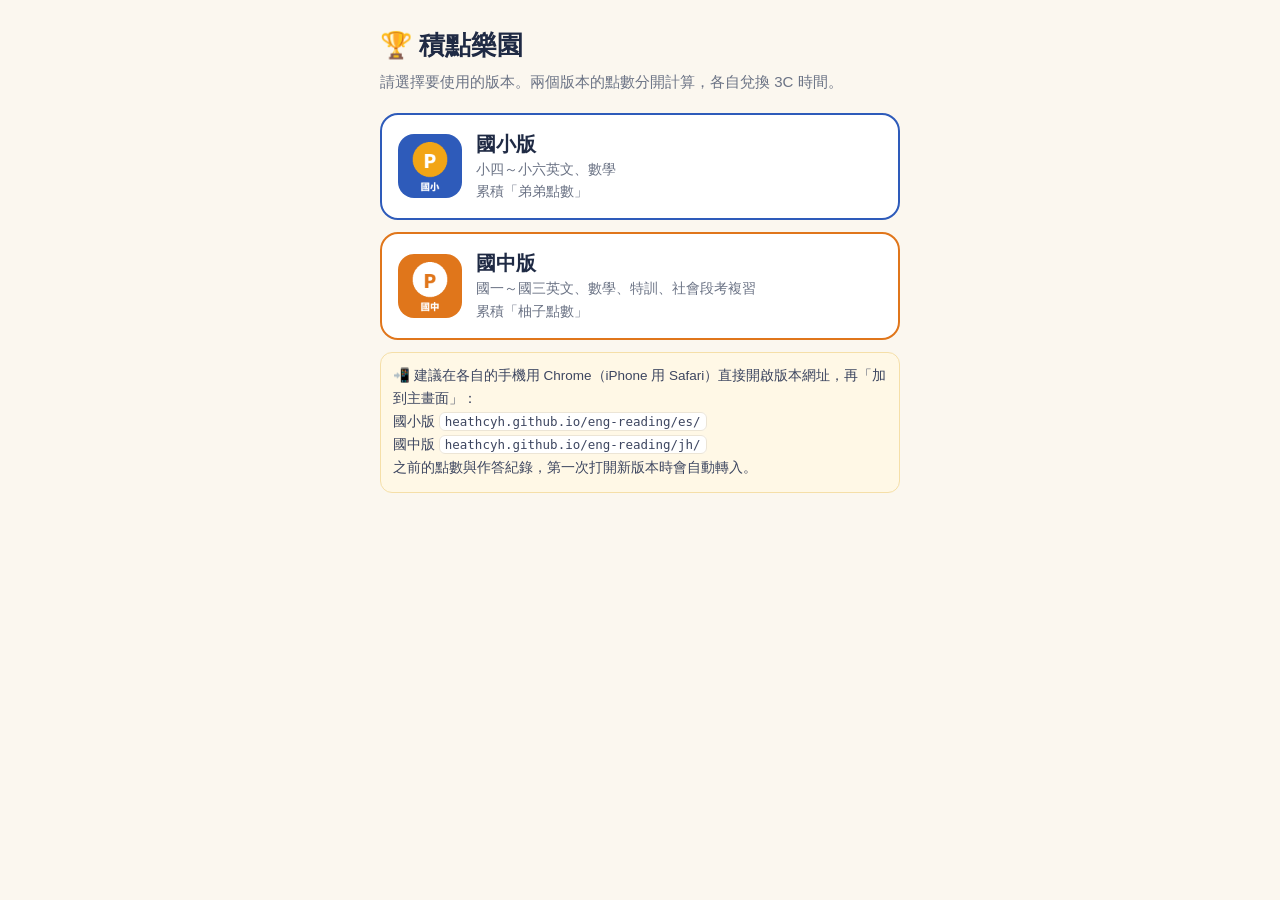
<file: index.html>
<!DOCTYPE html>
<html lang="zh-Hant">
<head>
<meta charset="utf-8">
<meta name="viewport" content="width=device-width, initial-scale=1">
<title>積點樂園｜選擇版本</title>
<link rel="manifest" href="manifest.json">
<meta name="theme-color" content="#2E5BBA">
<link rel="apple-touch-icon" href="icons/icon-180.png">
<link rel="icon" href="icons/icon-192.png">
<script>
// 記住上次選的版本：直接進入（舊版捷徑也會自動帶到正確版本）
(function(){ try{
  var p=new URLSearchParams(location.search);
  if(p.has("pick")) { localStorage.removeItem("eng-edition"); return; }
  var e=localStorage.getItem("eng-edition");
  if(e==="es"||e==="jh") location.replace("./"+e+"/");
}catch(err){} })();
</script>
<style>
body{margin:0;background:#FBF7EF;color:#1F2A44;font-family:-apple-system,"PingFang TC","Noto Sans TC","Microsoft JhengHei",sans-serif}
.w{max-width:520px;margin:0 auto;padding:28px 18px 60px}
h1{font-size:26px;margin:0 0 6px}
p{color:#6B7385;line-height:1.7;font-size:15px;margin:0 0 18px}
a.c{display:flex;align-items:center;gap:14px;text-decoration:none;color:inherit;background:#fff;border:2px solid #ECE5D6;border-radius:18px;padding:16px;margin-bottom:12px}
a.c img{width:64px;height:64px;border-radius:16px}
a.c b{display:block;font-size:20px}
a.c span{color:#6B7385;font-size:14px;line-height:1.6}
a.es{border-color:#2E5BBA} a.jh{border-color:#E0761B}
.n{font-size:13.5px;background:#FFF8E6;border:1px solid #F5DFA8;border-radius:12px;padding:12px;line-height:1.7;color:#3d4660}
code{background:#fff;border:1px solid #ECE5D6;border-radius:6px;padding:1px 5px;font-size:12.5px}
</style>
</head>
<body><div class="w">
<h1>🏆 積點樂園</h1>
<p>請選擇要使用的版本。兩個版本的點數分開計算，各自兌換 3C 時間。</p>
<a class="c es" href="es/" onclick="try{localStorage.setItem('eng-edition','es')}catch(e){}"><img src="es/icon-192.png" alt=""><div><b>國小版</b><span>小四～小六英文、數學<br>累積「弟弟點數」</span></div></a>
<a class="c jh" href="jh/" onclick="try{localStorage.setItem('eng-edition','jh')}catch(e){}"><img src="jh/icon-192.png" alt=""><div><b>國中版</b><span>國一～國三英文、數學、特訓、社會段考複習<br>累積「柚子點數」</span></div></a>
<div class="n">📲 建議在各自的手機用 Chrome（iPhone 用 Safari）直接開啟版本網址，再「加到主畫面」：<br>國小版 <code>heathcyh.github.io/eng-reading/es/</code><br>國中版 <code>heathcyh.github.io/eng-reading/jh/</code><br>之前的點數與作答紀錄，第一次打開新版本時會自動轉入。</div>
</div>
<script>if("serviceWorker" in navigator) navigator.serviceWorker.register("sw.js").catch(function(){});</script>
</body>
</html>
</file>
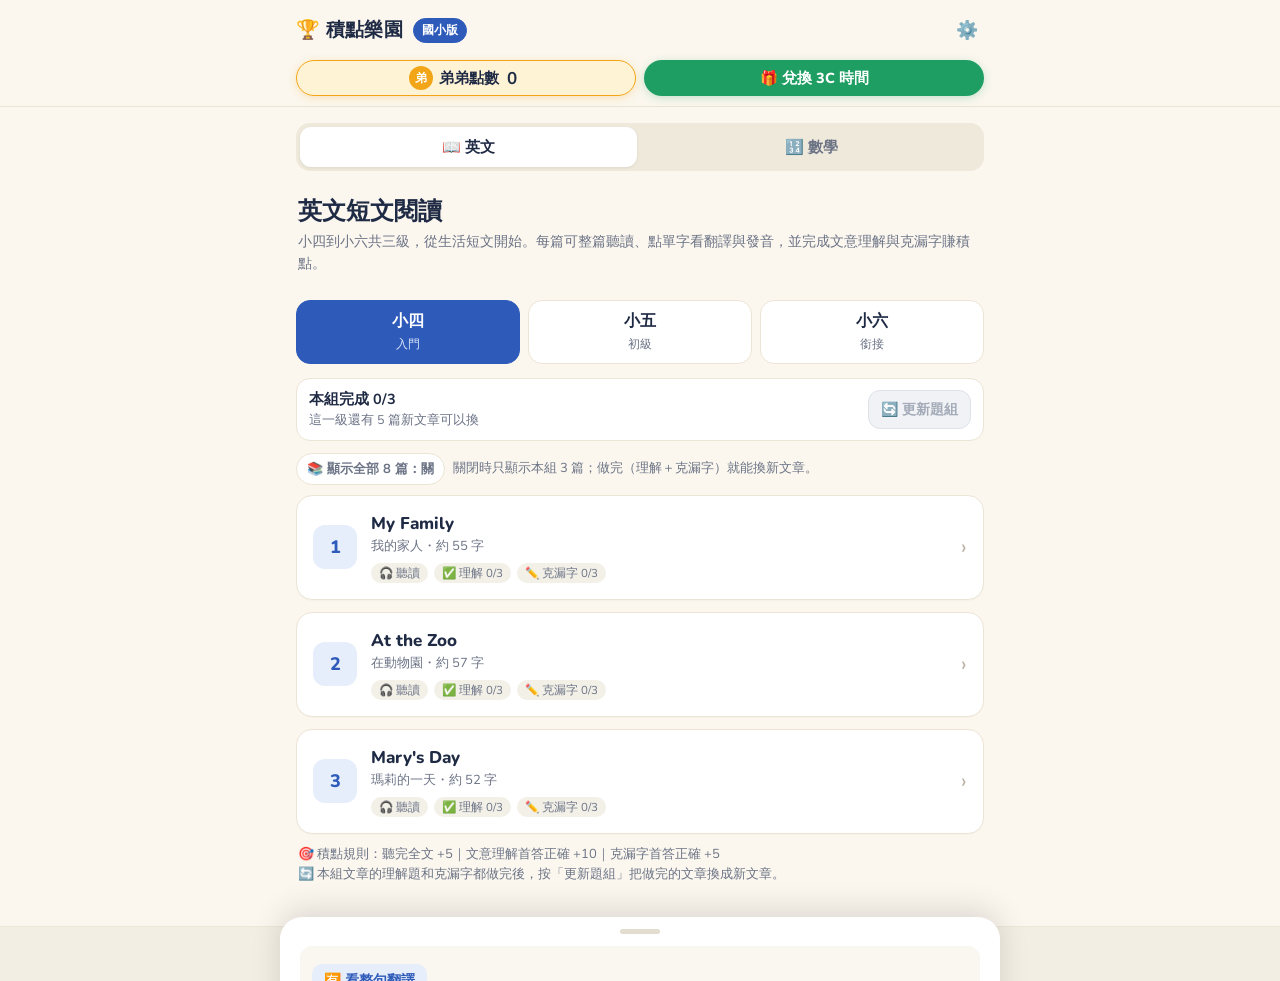
<file: es/index.html>
<!DOCTYPE html>
<html lang="zh-Hant">
<head>
<meta charset="utf-8">
<meta name="viewport" content="width=device-width, initial-scale=1">
<title>積點樂園・國小版</title>
<link rel="manifest" href="manifest.json">
<meta name="theme-color" content="#2E5BBA">
<meta name="apple-mobile-web-app-capable" content="yes">
<meta name="mobile-web-app-capable" content="yes">
<meta name="apple-mobile-web-app-title" content="弟弟積點">
<meta name="apple-mobile-web-app-status-bar-style" content="default">
<link rel="apple-touch-icon" href="icon-180.png">
<link rel="icon" href="icon-192.png">
<link rel="preconnect" href="https://fonts.googleapis.com">
<link href="https://fonts.googleapis.com/css2?family=Nunito:wght@500;700;800&display=swap" rel="stylesheet">
<link rel="stylesheet" href="../app.css">
</head>
<body>
<script>window.EDITION="es";</script>
<script src="../app.js"></script>
</body>
</html>
</file>
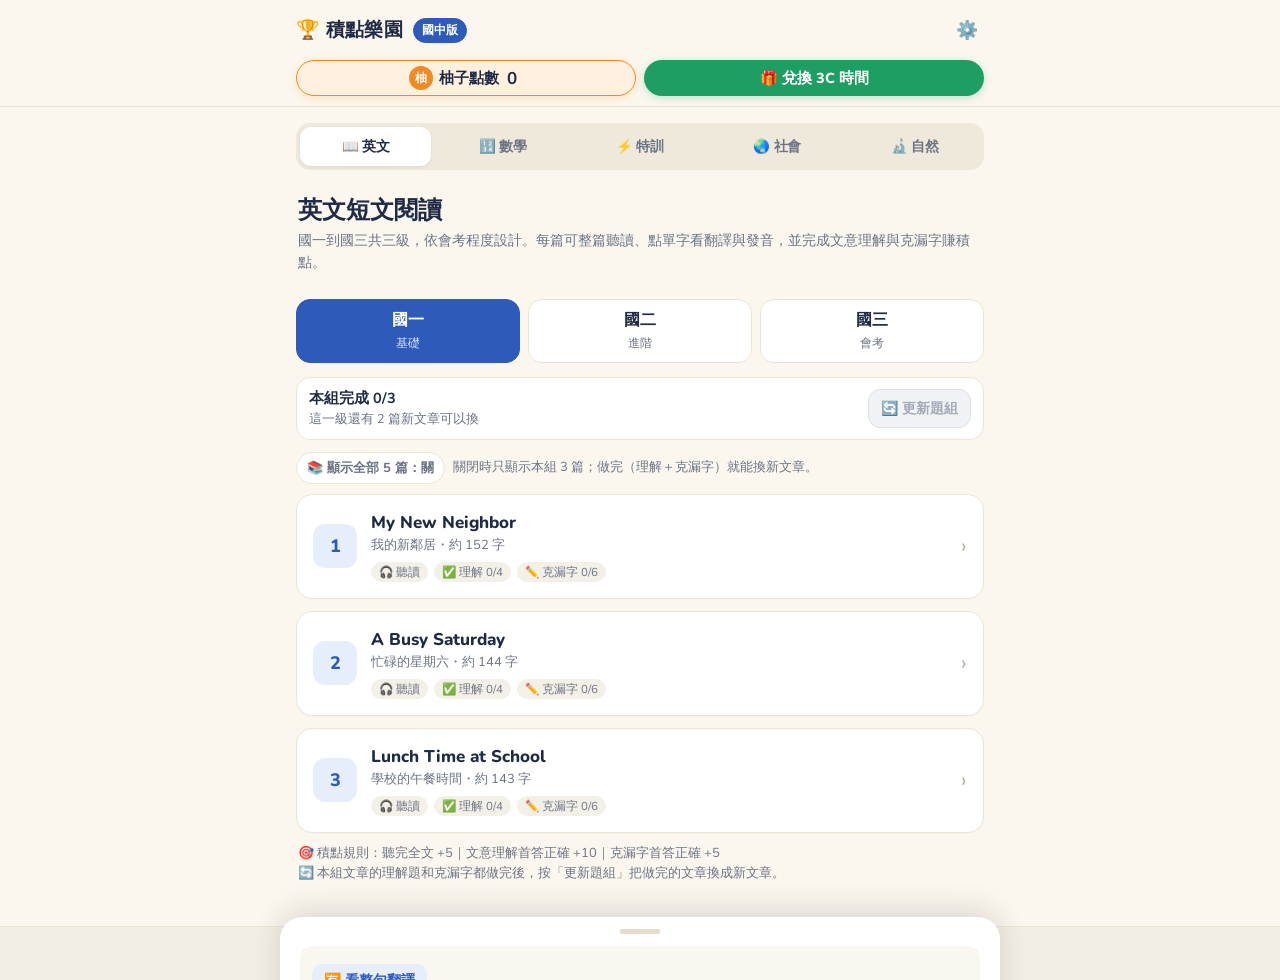
<file: jh/index.html>
<!DOCTYPE html>
<html lang="zh-Hant">
<head>
<meta charset="utf-8">
<meta name="viewport" content="width=device-width, initial-scale=1">
<title>積點樂園・國中版</title>
<link rel="manifest" href="manifest.json">
<meta name="theme-color" content="#E0761B">
<meta name="apple-mobile-web-app-capable" content="yes">
<meta name="mobile-web-app-capable" content="yes">
<meta name="apple-mobile-web-app-title" content="柚子積點">
<meta name="apple-mobile-web-app-status-bar-style" content="default">
<link rel="apple-touch-icon" href="icon-180.png">
<link rel="icon" href="icon-192.png">
<link rel="preconnect" href="https://fonts.googleapis.com">
<link href="https://fonts.googleapis.com/css2?family=Nunito:wght@500;700;800&display=swap" rel="stylesheet">
<link rel="stylesheet" href="../app.css">
</head>
<body>
<script>window.EDITION="jh";</script>
<script src="../app.js"></script>
</body>
</html>
</file>
<file: app.css>
:root{
  --bg:#FBF7EF; --card:#FFFFFF; --ink:#1F2A44; --muted:#6B7385; --line:#ECE5D6;
  --brand:#2E5BBA; --brand-soft:#E7EEFB; --gold:#F2A516; --gold-soft:#FFF3D6;
  --ok:#1E9E62; --ok-soft:#E3F5EC; --bad:#D9493B; --bad-soft:#FBE7E4;
  --hl:#FFE89A; --radius:16px;
}
*{box-sizing:border-box;-webkit-tap-highlight-color:transparent}
html,body{margin:0;background:var(--bg);color:var(--ink);
  font-family:"Nunito",-apple-system,"PingFang TC","Noto Sans TC","Microsoft JhengHei",sans-serif}
button{font:inherit;color:inherit;cursor:pointer;border:none;background:none}
.wrap{max-width:720px;margin:0 auto;padding:0 16px 96px}

/* header */
header{position:sticky;top:0;z-index:20;background:rgba(251,247,239,.94);backdrop-filter:blur(8px);border-bottom:1px solid var(--line)}
.hbar{max-width:720px;margin:0 auto;padding:12px 16px;display:flex;align-items:center;gap:10px}
.logo{font-weight:800;font-size:19px;letter-spacing:.3px;white-space:nowrap}
.local{font-size:12px;color:var(--muted);background:#fff;border:1px solid var(--line);padding:3px 8px;border-radius:99px;white-space:nowrap}
.spacer{flex:1}
.pts{display:flex;align-items:center;gap:6px;background:var(--gold-soft);border:1.5px solid var(--gold);padding:5px 12px 5px 6px;border-radius:99px;font-weight:800;white-space:nowrap}
.pts .p{width:24px;height:24px;border-radius:50%;background:var(--gold);color:#fff;display:grid;place-items:center;font-size:13px}
.pts.bump{animation:bump .5s}
.pbar{max-width:720px;margin:0 auto;padding:0 16px 10px;display:flex;gap:8px}
.pbar .pts{flex:1;justify-content:center;opacity:.55;transition:opacity .2s;font-size:14.5px}
.pbar .pts b{font-size:17px;margin-left:2px}
.pbar .pts.act{opacity:1;box-shadow:0 2px 8px rgba(242,165,22,.25)}
.pts.yz{background:#FFF0E0;border-color:#F08A24}
.pts.yz .p{background:#F08A24}
.pts .p{font-size:12px}
.mpts{display:grid;grid-template-columns:1fr 1fr;gap:8px;margin-bottom:6px}
.mpts button{padding:10px;border-radius:12px;background:#F1EDE4;font-weight:700;font-size:13.5px}
.mpts button.warn2{background:var(--bad);color:#fff}
.mxfer{display:flex;gap:6px;margin-bottom:6px}
.mxfer input{width:76px;border:1.5px solid var(--line);border-radius:10px;padding:8px;font:inherit;font-weight:700}
.mxfer button{flex:1;padding:9px 4px;border-radius:10px;background:var(--brand-soft);color:var(--brand);font-weight:800;font-size:13px}
@keyframes bump{40%{transform:scale(1.15)}}
.gear{font-size:18px;padding:6px;border-radius:10px}

/* home */
.hero{padding:20px 2px 6px}
.hero h1{margin:0 0 4px;font-size:24px}
.hero p{margin:0;color:var(--muted);font-size:14px;line-height:1.6}
.levels{display:grid;grid-template-columns:repeat(3,1fr);gap:8px;margin:18px 0 14px}
.lv{padding:9px 6px;border-radius:14px;background:#fff;border:1.5px solid var(--line);text-align:center}
.lv b{display:block;font-size:16px}
.lv small{color:var(--muted);font-size:12px}
.lv.on{background:var(--brand);border-color:var(--brand);color:#fff}
.lv.on small{color:#d8e3fb}
.plist{display:grid;gap:12px}
.pcard{display:flex;gap:14px;align-items:center;background:var(--card);border:1px solid var(--line);border-radius:var(--radius);padding:16px;text-align:left;width:100%;box-shadow:0 1px 0 rgba(0,0,0,.02)}
.pcard:active{transform:scale(.99)}
.pnum{width:44px;height:44px;border-radius:12px;background:var(--brand-soft);color:var(--brand);display:grid;place-items:center;font-weight:800;font-size:18px;flex:none}
.pinfo{flex:1;min-width:0}
.pinfo .t{font-weight:800;font-size:17px}
.pinfo .z{color:var(--muted);font-size:13px;margin-top:2px}
.badges{display:flex;gap:6px;margin-top:8px;flex-wrap:wrap}
.bdg{font-size:11.5px;padding:2px 8px;border-radius:99px;background:#F3F0E8;color:var(--muted)}
.bdg.done{background:var(--ok-soft);color:var(--ok);font-weight:700}
.chev{color:#B8B0A0;font-size:22px}

/* passage view */
.back{display:inline-flex;align-items:center;gap:4px;color:var(--brand);font-weight:700;padding:14px 0 6px}
.ptitle{margin:0;font-size:24px}
.psub{color:var(--muted);font-size:14px;margin:4px 0 0}
.tabs{display:flex;gap:6px;background:#EFE9DC;padding:4px;border-radius:14px;margin:16px 0}
.tab{flex:1;padding:10px 4px;border-radius:11px;font-weight:700;font-size:14px;color:var(--muted)}
.tab.on{background:#fff;color:var(--ink);box-shadow:0 1px 3px rgba(0,0,0,.08)}

.player{background:var(--card);border:1px solid var(--line);border-radius:var(--radius);padding:12px;display:flex;flex-wrap:wrap;gap:10px;align-items:center;position:sticky;top:104px;z-index:10}
.play{background:var(--brand);color:#fff;font-weight:800;padding:10px 16px;border-radius:12px;display:flex;align-items:center;gap:6px}
.stopb{background:#F1EDE4;padding:10px 12px;border-radius:12px;font-weight:700}
.speeds{display:flex;gap:4px;margin-left:auto}
.spd{padding:6px 9px;border-radius:9px;font-size:13px;font-weight:700;background:#F5F1E8;color:var(--muted)}
.spd.on{background:var(--ink);color:#fff}
.toggles{width:100%;display:flex;gap:8px;flex-wrap:wrap}
.tg{font-size:13px;padding:6px 10px;border-radius:99px;border:1.5px solid var(--line);background:#fff;font-weight:700;color:var(--muted)}
.tg.on{border-color:var(--brand);color:var(--brand);background:var(--brand-soft)}
.prog{width:100%;height:4px;background:#F1EDE4;border-radius:4px;overflow:hidden}
.prog i{display:block;height:100%;width:0;background:var(--gold);transition:width .3s}

.text{background:var(--card);border:1px solid var(--line);border-radius:var(--radius);padding:18px 18px 8px;margin-top:12px;font-size:19px;line-height:1.85;transition:filter .3s}
.text p{margin:0 0 16px}
.text.hide{filter:blur(7px);user-select:none;pointer-events:none}
.sent{border-radius:6px;transition:background .2s}
.sent.cur{background:#FFF6CF}
.w{border-radius:4px;cursor:pointer;padding:0 1px}
.w:hover{background:var(--brand-soft)}
.w.speak{background:var(--hl)}
.w.sel{background:var(--brand);color:#fff}
.hint{font-size:13px;color:var(--muted);margin:10px 2px 0;line-height:1.6}
.hidenote{text-align:center;color:var(--muted);font-size:14px;margin-top:-80px;position:relative;height:80px;display:none}
.vocab{margin-top:16px}
.vocab h3,.sech{font-size:15px;margin:0 0 8px}
.chips{display:flex;flex-wrap:wrap;gap:6px}
.chip{background:#fff;border:1px solid var(--line);border-radius:99px;padding:5px 10px;font-size:14px}
.chip span{color:var(--muted);font-size:12px;margin-left:4px}

/* quiz */
.q{background:var(--card);border:1px solid var(--line);border-radius:var(--radius);padding:16px;margin-bottom:12px}
.qh{font-weight:800;font-size:16.5px;line-height:1.5;margin-bottom:10px;display:flex;gap:8px}
.qh .n{color:var(--brand);flex:none}
.opt{display:flex;gap:10px;align-items:flex-start;width:100%;text-align:left;padding:11px 12px;border:1.5px solid var(--line);border-radius:12px;margin-top:8px;font-size:15.5px;line-height:1.45;background:#fff}
.opt .k{flex:none;width:24px;height:24px;border-radius:50%;background:#F3F0E8;display:grid;place-items:center;font-size:13px;font-weight:800;color:var(--muted)}
.opt.ok{border-color:var(--ok);background:var(--ok-soft)}
.opt.ok .k{background:var(--ok);color:#fff}
.opt.bad{border-color:var(--bad);background:var(--bad-soft)}
.opt.bad .k{background:var(--bad);color:#fff}
.opt:disabled{cursor:default}
.exp{margin-top:10px;font-size:14px;line-height:1.6;background:#FAF7F0;border-radius:10px;padding:10px 12px;color:#3d4660}
.exp b.okc{color:var(--ok)} .exp b.badc{color:var(--bad)}
.sum{display:flex;align-items:center;gap:12px;background:var(--ink);color:#fff;border-radius:var(--radius);padding:14px 16px;margin-bottom:12px}
.sum .big{font-size:26px;font-weight:800}
.sum .s{font-size:13px;opacity:.8}
.sum button{margin-left:auto;background:rgba(255,255,255,.14);color:#fff;padding:8px 12px;border-radius:10px;font-weight:700;font-size:13px}

/* cloze */
.ctext{background:var(--card);border:1px solid var(--line);border-radius:var(--radius);padding:18px;font-size:18px;line-height:2;margin-bottom:12px}
.ctext p{margin:0 0 14px}
.blank{display:inline-block;min-width:74px;text-align:center;border-bottom:2px solid var(--brand);color:var(--brand);font-weight:800;padding:0 6px;margin:0 2px;line-height:1.4;border-radius:6px 6px 0 0;cursor:pointer}
.blank.cur{background:var(--brand-soft)}
.blank.ok{color:var(--ok);border-color:var(--ok);background:var(--ok-soft)}
.blank.bad{color:var(--bad);border-color:var(--bad);background:var(--bad-soft)}
.cq .opts2{display:grid;grid-template-columns:1fr 1fr;gap:8px}
.cq .opt{margin-top:0}
.cq.flash{animation:flash 1s}
@keyframes flash{30%{box-shadow:0 0 0 3px var(--brand)}}

/* sheet & modal */
.scrim{position:fixed;inset:0;background:rgba(20,25,40,.35);z-index:40;display:none}
.scrim.on{display:block}
.sheet{position:fixed;left:0;right:0;bottom:0;z-index:50;background:#fff;border-radius:22px 22px 0 0;padding:18px 20px calc(22px + env(safe-area-inset-bottom));max-width:720px;margin:0 auto;transform:translateY(110%);transition:transform .25s ease;box-shadow:0 -8px 30px rgba(0,0,0,.12)}
.sheet.on{transform:none}
.grab{width:40px;height:5px;border-radius:5px;background:#E3DDD0;margin:-6px auto 12px}
.sw{font-size:30px;font-weight:800}
.spos{color:var(--muted);font-size:13px;margin-top:2px}
.szh{font-size:18px;margin:10px 0 16px;line-height:1.5}
.sbtns{display:flex;gap:8px;flex-wrap:wrap}
.sbtn{flex:1;min-width:96px;padding:12px 10px;border-radius:12px;background:var(--brand-soft);color:var(--brand);font-weight:800;font-size:14.5px}
.sbtn.pri{background:var(--brand);color:#fff}
.modal{position:fixed;inset:0;z-index:60;background:rgba(20,25,40,.35);display:none;place-items:center;padding:20px}
.modal.on{display:grid}
.mbox{background:#fff;border-radius:18px;padding:20px;max-width:360px;width:100%;box-shadow:0 10px 40px rgba(0,0,0,.2)}
.mbox h3{margin:0 0 8px}
.mbox p{color:var(--muted);font-size:14px;line-height:1.6;margin:0 0 16px}
.mrow{display:flex;gap:8px;justify-content:flex-end}
.mrow button{padding:10px 14px;border-radius:10px;font-weight:700;background:#F1EDE4}
.mrow .danger{background:var(--bad);color:#fff}
.mset{display:grid;gap:8px;margin-bottom:14px}
.mline{display:flex;justify-content:space-between;font-size:14px;padding:4px 2px}
.mline span{color:var(--muted)}
.mbtn{display:block;text-align:center;padding:11px;border-radius:12px;background:var(--brand-soft);color:var(--brand);font-weight:800;font-size:14.5px;cursor:pointer}
.mmsg{font-size:13px;color:var(--ok);min-height:1em;text-align:center}
.loading{text-align:center;color:var(--muted);padding:80px 0}
.new{font-size:11px;background:var(--bad);color:#fff;border-radius:6px;padding:1px 6px;margin-left:6px;vertical-align:middle}
.subj{display:flex;gap:6px;background:#EFE9DC;padding:4px;border-radius:14px;margin:16px 0 4px}
.sj{flex:1;padding:10px 4px;border-radius:11px;font-weight:800;font-size:15px;color:var(--muted)}
.sj.on{background:#fff;color:var(--ink);box-shadow:0 1px 3px rgba(0,0,0,.08)}
.frac{display:inline-flex;flex-direction:column;align-items:center;vertical-align:middle;font-size:.85em;line-height:1.1;margin:0 2px}
.frac>span:first-child{border-bottom:1.5px solid currentColor;padding:0 3px}
.frac>span:last-child{padding:0 3px}
.ov{border-top:1.5px solid currentColor;padding-top:1px}
.keyc{background:var(--card);border:1px solid var(--line);border-radius:var(--radius);padding:14px 16px;margin-bottom:12px;font-size:15px;line-height:1.8}
.keyc h3{margin:0 0 6px;font-size:15px}
.keyc ul{margin:0;padding-left:20px}
.nrow{display:flex;align-items:center;gap:8px;margin-top:4px;flex-wrap:wrap}
.nin{min-width:150px;min-height:48px;border:2px solid var(--line);border-radius:12px;padding:8px 12px;font-size:20px;font-weight:800;display:flex;align-items:center;gap:2px;background:#fff;cursor:text}
.nin.act{border-color:var(--brand);box-shadow:0 0 0 3px var(--brand-soft)}
.nin.ok{border-color:var(--ok);background:var(--ok-soft);color:var(--ok)}
.nin.bad{border-color:var(--bad);background:var(--bad-soft);color:var(--bad)}
.nin .ph{color:#B8B0A0;font-weight:600;font-size:15px}
.caret{display:inline-block;width:2px;height:22px;background:var(--brand);animation:blink 1s step-end infinite}
@keyframes blink{50%{opacity:0}}
.nunit{color:var(--muted);font-weight:700}
.nmsg{font-size:13.5px;color:var(--bad);margin-top:6px;min-height:0}
.kp{position:fixed;left:0;right:0;bottom:0;z-index:45;background:#F3EEE3;border-top:1px solid var(--line);padding:10px 10px calc(10px + env(safe-area-inset-bottom));transform:translateY(110%);transition:transform .2s}
.kp.on{transform:none}
.kpg{max-width:520px;margin:0 auto;display:grid;grid-template-columns:repeat(4,1fr);gap:8px}
.kpg button{background:#fff;border-radius:12px;padding:13px 0;font-size:21px;font-weight:800;box-shadow:0 1px 0 rgba(0,0,0,.08)}
.kpg .fn{background:#E4DCCB;font-size:17px}
.kpg .go{background:var(--brand);color:#fff;font-size:17px}
body.kpon .wrap{padding-bottom:300px}
.dbar{display:flex;align-items:center;gap:10px;margin:6px 0 12px}
.dprog{flex:1;height:8px;background:#EFE9DC;border-radius:8px;overflow:hidden}
.dprog i{display:block;height:100%;background:var(--brand);transition:width .3s}
.mult{font-weight:800;font-size:14px;padding:6px 12px;border-radius:99px;background:#F1EDE4;color:var(--muted);white-space:nowrap}
.mult.hot{background:linear-gradient(90deg,#F2A516,#EF6C3A);color:#fff;animation:bump .4s}
.streak{font-size:13px;color:var(--muted);margin:-4px 0 10px}
.nextb{width:100%;margin-top:12px;padding:14px;border-radius:14px;background:var(--brand);color:#fff;font-weight:800;font-size:16px}
.modes{display:grid;grid-template-columns:1fr 1fr;gap:10px;margin-top:12px}
.mode{background:#fff;border:1.5px solid var(--line);border-radius:14px;padding:12px;text-align:left}
.mode b{display:block;font-size:15.5px}
.mode small{color:var(--muted);font-size:12.5px;line-height:1.5;display:block;margin-top:2px}
.mode .st{color:var(--brand);font-weight:700;font-size:12px;margin-top:6px;display:block}
.dcard{background:var(--card);border:1px solid var(--line);border-radius:var(--radius);padding:16px;margin-bottom:12px}
.dcard h3{margin:0 0 4px;font-size:18px}
.rules{font-size:13.5px;line-height:1.7;color:#3d4660;background:#FFF8E6;border:1px solid #F5DFA8;border-radius:12px;padding:10px 12px;margin-top:4px}
.strbox{background:#FAF7F0;border-radius:12px;padding:10px 12px;margin:-4px 0 14px}
.sen{font-size:15px;line-height:1.6;color:#3d4660}
.trbtn{margin-top:8px;font-size:14px;font-weight:800;color:var(--brand);background:var(--brand-soft);padding:7px 12px;border-radius:10px}
.szh2{font-size:16px;line-height:1.6;margin-top:6px;color:var(--ink);display:none}
.szh2.on{display:block}
.zh{display:none}
.text.trmode .sent{display:block;margin-top:4px}
.text.trmode .zh{display:block;color:#7a6f5a;font-size:15.5px;line-height:1.6;margin:0 0 8px;padding-left:10px;border-left:3px solid #EADFC6}
.opt[data-done]{cursor:default}
.qh .w,.opt .w,.ctext .w{cursor:pointer}
.lookbar{display:flex;align-items:center;gap:8px;flex-wrap:wrap;margin:0 0 10px}
.lookbar .hint{margin:0}
.toast{position:fixed;left:50%;top:122px;white-space:nowrap;transform:translate(-50%,-20px);opacity:0;z-index:70;background:var(--gold);color:#fff;font-weight:800;padding:8px 16px;border-radius:99px;transition:all .3s;pointer-events:none;box-shadow:0 4px 14px rgba(242,165,22,.4)}
.toast.on{opacity:1;transform:translate(-50%,0)}
.warn{font-size:13px;background:var(--bad-soft);color:var(--bad);padding:8px 12px;border-radius:10px;margin-top:10px;display:none}
@media (max-width:420px){.text{font-size:18px}.speeds{margin-left:0}.logo{font-size:17px}}

/* ───── 拆版：版本標籤、兌換按鈕 ───── */
.local.ed{background:var(--brand);color:#fff;border-color:var(--brand);font-weight:800}
button.pts{font:inherit;font-weight:800;color:var(--ink);cursor:pointer}
.pbar .rdm{flex:1;border-radius:99px;background:var(--ok);color:#fff;font-weight:800;font-size:14.5px;padding:7px 10px;box-shadow:0 2px 8px rgba(30,158,98,.25);white-space:nowrap}
/* ───── 錢包 ───── */
.wbal{display:flex;align-items:center;justify-content:space-between;gap:10px;background:linear-gradient(135deg,#F2A516,#F7C455);color:#fff;border-radius:18px;padding:16px 18px;margin:14px 0 4px;box-shadow:0 4px 14px rgba(242,165,22,.3)}
.wbal.jh{background:linear-gradient(135deg,#F08A24,#F6B064);box-shadow:0 4px 14px rgba(240,138,36,.3)}
.wbal span{display:block;font-size:13px;opacity:.9;font-weight:700}
.wbal b{font-size:34px;font-weight:800;line-height:1.1}
.wbr{text-align:right;font-size:14px;font-weight:700}
.wbr b{font-size:22px}
.wbr small{display:block;opacity:.85;font-size:12px}
.wcard{background:var(--card);border:1px solid var(--line);border-radius:var(--radius);padding:16px;margin-bottom:14px}
.wlab{display:block;font-weight:800;margin-bottom:8px}
.winrow{display:flex;align-items:center;gap:8px}
.winrow input{flex:1;min-width:0;border:2px solid var(--line);border-radius:12px;padding:12px;font:inherit;font-size:22px;font-weight:800;color:var(--ink)}
.winrow input:focus{outline:none;border-color:var(--brand)}
.winrow span{font-weight:800;font-size:18px}
.wchips{display:flex;flex-wrap:wrap;gap:6px;margin:10px 0}
.wchips button{padding:7px 13px;border-radius:99px;background:var(--brand-soft);color:var(--brand);font-weight:800;font-size:14px}
.wcalc{background:#F7F4EC;border-radius:12px;padding:12px;font-size:15px;line-height:1.7;color:#3d4660}
.wcalc .big{font-size:20px;color:var(--ok)}
.nextb:disabled{background:#C9CFDB;cursor:default}
.wconf{margin-top:12px;background:var(--gold-soft);border:1.5px solid var(--gold);border-radius:14px;padding:14px;line-height:1.7}
.wconf small{color:var(--muted)}
.wcb{display:flex;gap:8px;margin-top:10px}
.wcb button{flex:1;padding:12px;border-radius:12px;font-weight:800;background:#F1EDE4}
.wcb #wYes{background:var(--ok);color:#fff;flex:2}
.wdone{background:var(--ok-soft);border:2px solid var(--ok);border-radius:18px;padding:18px;text-align:center;margin-bottom:14px}
.wd1{font-weight:800;color:var(--ok);font-size:16px}
.wd2{font-size:30px;font-weight:800;margin:4px 0}
.wd3{color:#3d4660;font-size:14px;line-height:1.6}
.wd4{margin-top:8px;font-weight:800}
.wh{font-size:15px;margin:18px 0 8px}
.wsum{display:grid;grid-template-columns:repeat(3,1fr);gap:8px;margin-bottom:10px}
.wsum div{background:var(--card);border:1px solid var(--line);border-radius:14px;padding:10px;text-align:center}
.wsum b{display:block;font-size:20px}
.wsum small{color:var(--muted);font-size:12px}
.pos{color:var(--ok)} .neg{color:var(--bad)}
.wf{display:flex;gap:6px;margin:6px 0 12px}
.wf button{padding:7px 14px;border-radius:99px;background:#fff;border:1.5px solid var(--line);font-weight:800;font-size:14px;color:var(--muted)}
.wf button.on{background:var(--ink);border-color:var(--ink);color:#fff}
.hday{display:flex;justify-content:space-between;font-weight:800;font-size:14px;margin:14px 2px 6px;color:#3d4660}
.hlist{background:var(--card);border:1px solid var(--line);border-radius:14px;overflow:hidden}
.hrow{display:flex;align-items:center;gap:10px;padding:10px 12px;border-top:1px solid var(--line)}
.hrow:first-child{border-top:none}
.hrow.redeem{background:#FFF7F5}
.ht{font-size:12.5px;color:var(--muted);min-width:44px;line-height:1.4}
.hr{flex:1;font-size:14.5px;line-height:1.45}
.hr small{display:block;color:var(--muted);font-size:12px}
.hn{font-weight:800;font-size:17px;white-space:nowrap}
/* ───── 社會複習 ───── */
.sacts{display:grid;grid-template-columns:1fr 1fr;gap:8px;margin:16px 0 4px}
.sact{text-align:left;border-radius:14px;padding:12px;border:1.5px solid var(--line);background:#fff}
.sact b{display:block;font-size:15.5px}
.sact small{display:block;color:var(--muted);font-size:12.5px;margin-top:3px;line-height:1.45}
.sact.mock{background:var(--brand);border-color:var(--brand);color:#fff}
.sact.mock small{color:#d8e3fb}
.sact.wrong{background:var(--bad-soft);border-color:#F2C3BC}
.sact:disabled{opacity:.55}
.sgrp{margin:18px 2px 8px;font-size:17px}
.pnum.snum{background:#E3F5EC;color:var(--ok);font-size:12.5px;width:auto;min-width:42px;padding:0 6px}
.pnum.snum.his{background:#F6E9DF;color:#A0522D}
.star{display:inline-block;margin-left:6px;font-size:11.5px;font-weight:800;background:var(--gold);color:#fff;padding:1px 7px;border-radius:99px;vertical-align:2px}
.stbl .tw{overflow-x:auto}
.stbl table{border-collapse:collapse;width:100%;font-size:14px;line-height:1.5}
.stbl th,.stbl td{border:1px solid var(--line);padding:6px 8px;text-align:left;vertical-align:top}
.stbl th{background:#F7F4EC}
.reveal{margin-top:8px;padding:9px 14px;border-radius:10px;background:var(--brand-soft);color:var(--brand);font-weight:800}
.cbtn{display:flex;gap:8px;margin-top:8px}
.cbtn button{flex:1;padding:9px;border-radius:10px;font-weight:800;background:#F1EDE4}
.cbtn .ck.on{background:var(--ok);color:#fff}
.cbtn .cw.on{background:var(--bad);color:#fff}
.scard.known{border-color:#B9E3CC}
.scard.weak{border-color:#F2C3BC}
.qtag{font-size:12.5px;color:var(--muted);font-weight:700;margin-bottom:6px}
.spick{display:grid;gap:6px;margin-top:12px}
.sch{display:flex;align-items:center;gap:10px;background:#fff;border:1.5px solid var(--line);border-radius:12px;padding:10px 12px;font-weight:700;cursor:pointer}
.sch input{width:20px;height:20px;accent-color:var(--brand)}
.sch small{display:block;color:var(--muted);font-weight:600;font-size:12px}
.winrow input::-webkit-outer-spin-button,.winrow input::-webkit-inner-spin-button{-webkit-appearance:none;margin:0}
.winrow input{-moz-appearance:textfield}
.xb{background:#F7F4EC;border-radius:12px;padding:12px;margin-bottom:10px;font-size:14px;line-height:1.6}
.xb small{display:block;color:var(--muted);margin:2px 0 6px}
.xb textarea{width:100%;height:70px;border:1.5px solid var(--line);border-radius:10px;padding:8px;font:12px/1.4 monospace;word-break:break-all;resize:vertical}
.xb button{margin-top:6px;padding:9px 14px;border-radius:10px;background:var(--brand);color:#fff;font-weight:800}
.xb button:disabled{background:#C9CFDB}
.xb button.warn2{background:var(--bad)}
#xmsg{margin-left:8px;font-weight:700;color:var(--ok)}
.mbox{max-height:90vh;overflow-y:auto}
.pnum.snum.civ{background:#E4ECFB;color:var(--brand)}
.subj:has(.sj:nth-child(5)) .sj{font-size:13.5px;padding:10px 1px;letter-spacing:-.3px;white-space:nowrap}
/* ───── ✏️ 計算紙 ───── */
.padfab{position:fixed;right:14px;bottom:calc(16px + env(safe-area-inset-bottom));z-index:44;display:none;padding:11px 16px;border-radius:99px;background:var(--ink);color:#fff;font-weight:800;font-size:15px;box-shadow:0 4px 14px rgba(0,0,0,.25)}
.padfab.on{display:block}
body.kpon .padfab{bottom:auto;top:calc(10px + env(safe-area-inset-top));right:64px;padding:8px 13px;font-size:14px}
body.padon .padfab{display:none}
.pad{position:fixed;left:0;right:0;top:0;height:var(--padh,45vh);z-index:46;background:#fff;border-bottom:2px solid var(--ink);box-shadow:0 6px 18px rgba(0,0,0,.18);display:none;flex-direction:column}
.pad.on{display:flex}
.padbar{display:flex;align-items:center;gap:5px;padding:calc(6px + env(safe-area-inset-top)) 8px 6px;background:#F3EEE3;overflow-x:auto;flex:none}
.pc{width:28px;height:28px;border-radius:50%;background:var(--c);flex:none;border:3px solid #fff;box-shadow:0 0 0 1.5px #ccc}
.pc.on{box-shadow:0 0 0 2.5px var(--ink)}
.pt{flex:none;padding:6px 8px;border-radius:10px;background:#fff;border:1.5px solid var(--line);font-weight:800;font-size:13.5px;white-space:nowrap}
.pt.on{background:var(--ink);color:#fff;border-color:var(--ink)}
.pclose{margin-left:auto}
#padCv{flex:1;width:100%;touch-action:none;display:block;cursor:crosshair}
.padgrip{flex:none;height:16px;background:#F3EEE3;touch-action:none;cursor:ns-resize;position:relative}
.padgrip::after{content:"";position:absolute;left:50%;top:5px;width:44px;height:5px;margin-left:-22px;border-radius:9px;background:#BDB6A6}
body.padon .wrap{padding-top:calc(var(--padh) + 8px)}

/* 🔄 題組更新 */
.setbar{display:flex;align-items:center;gap:10px;background:#fff;border:1.5px solid var(--line);border-radius:14px;padding:10px 12px;margin:12px 0}
.setbar .st{flex:1;min-width:0;display:flex;flex-direction:column;gap:2px}
.setbar .st b{font-size:14.5px}
.setbar .st small{font-size:12.5px;color:var(--muted);line-height:1.5}
.updu{flex-shrink:0;padding:9px 12px;border-radius:12px;font-weight:800;font-size:14px;background:var(--brand-soft);color:var(--brand);border:1.5px solid var(--brand)}
.updu.hot{background:var(--brand);color:#fff;animation:updpulse 1.6s ease-in-out infinite}
.updu:disabled{background:#F1F2F5;color:#A3AAB8;border-color:#DDE1E8;animation:none;cursor:default}
@keyframes updpulse{0%,100%{box-shadow:0 0 0 0 rgba(46,91,186,.35)}50%{box-shadow:0 0 0 6px rgba(46,91,186,0)}}
.updb{display:block;width:100%;margin:-4px 0 12px;padding:9px 12px;border-radius:12px;background:var(--brand-soft);color:var(--brand);font-weight:800;font-size:13.5px;border:1.5px dashed var(--brand);text-align:left}
.gtag{display:inline-block;margin-left:6px;font-size:11px;font-weight:800;background:var(--ok-soft);color:var(--ok);padding:1px 6px;border-radius:6px;vertical-align:1px}
.star.s2{background:#D9493B}
.exam2{background:#FBE7E4;border:1.5px solid #F2B8B0;border-radius:14px;padding:10px 12px;margin:10px 0;font-size:13.5px;line-height:1.7}
.exam2 b{color:#B5372B}
</file>
